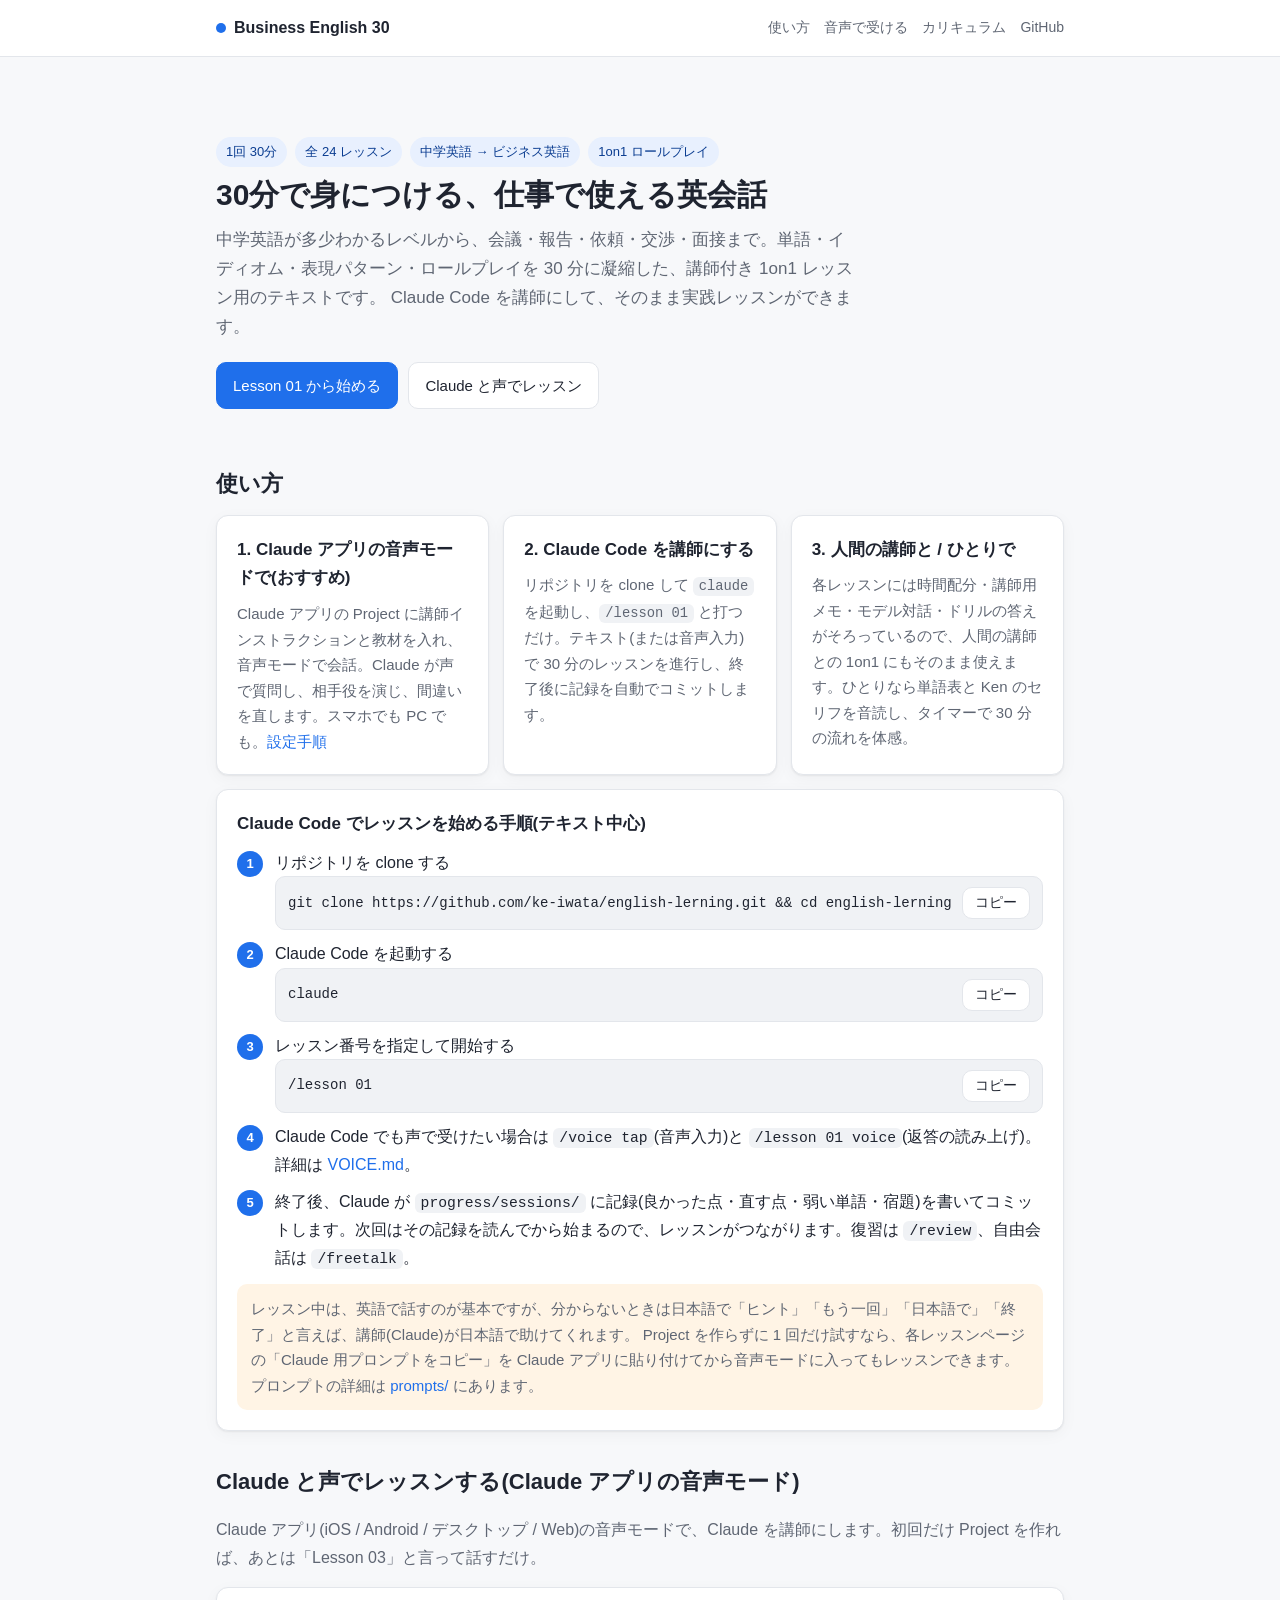
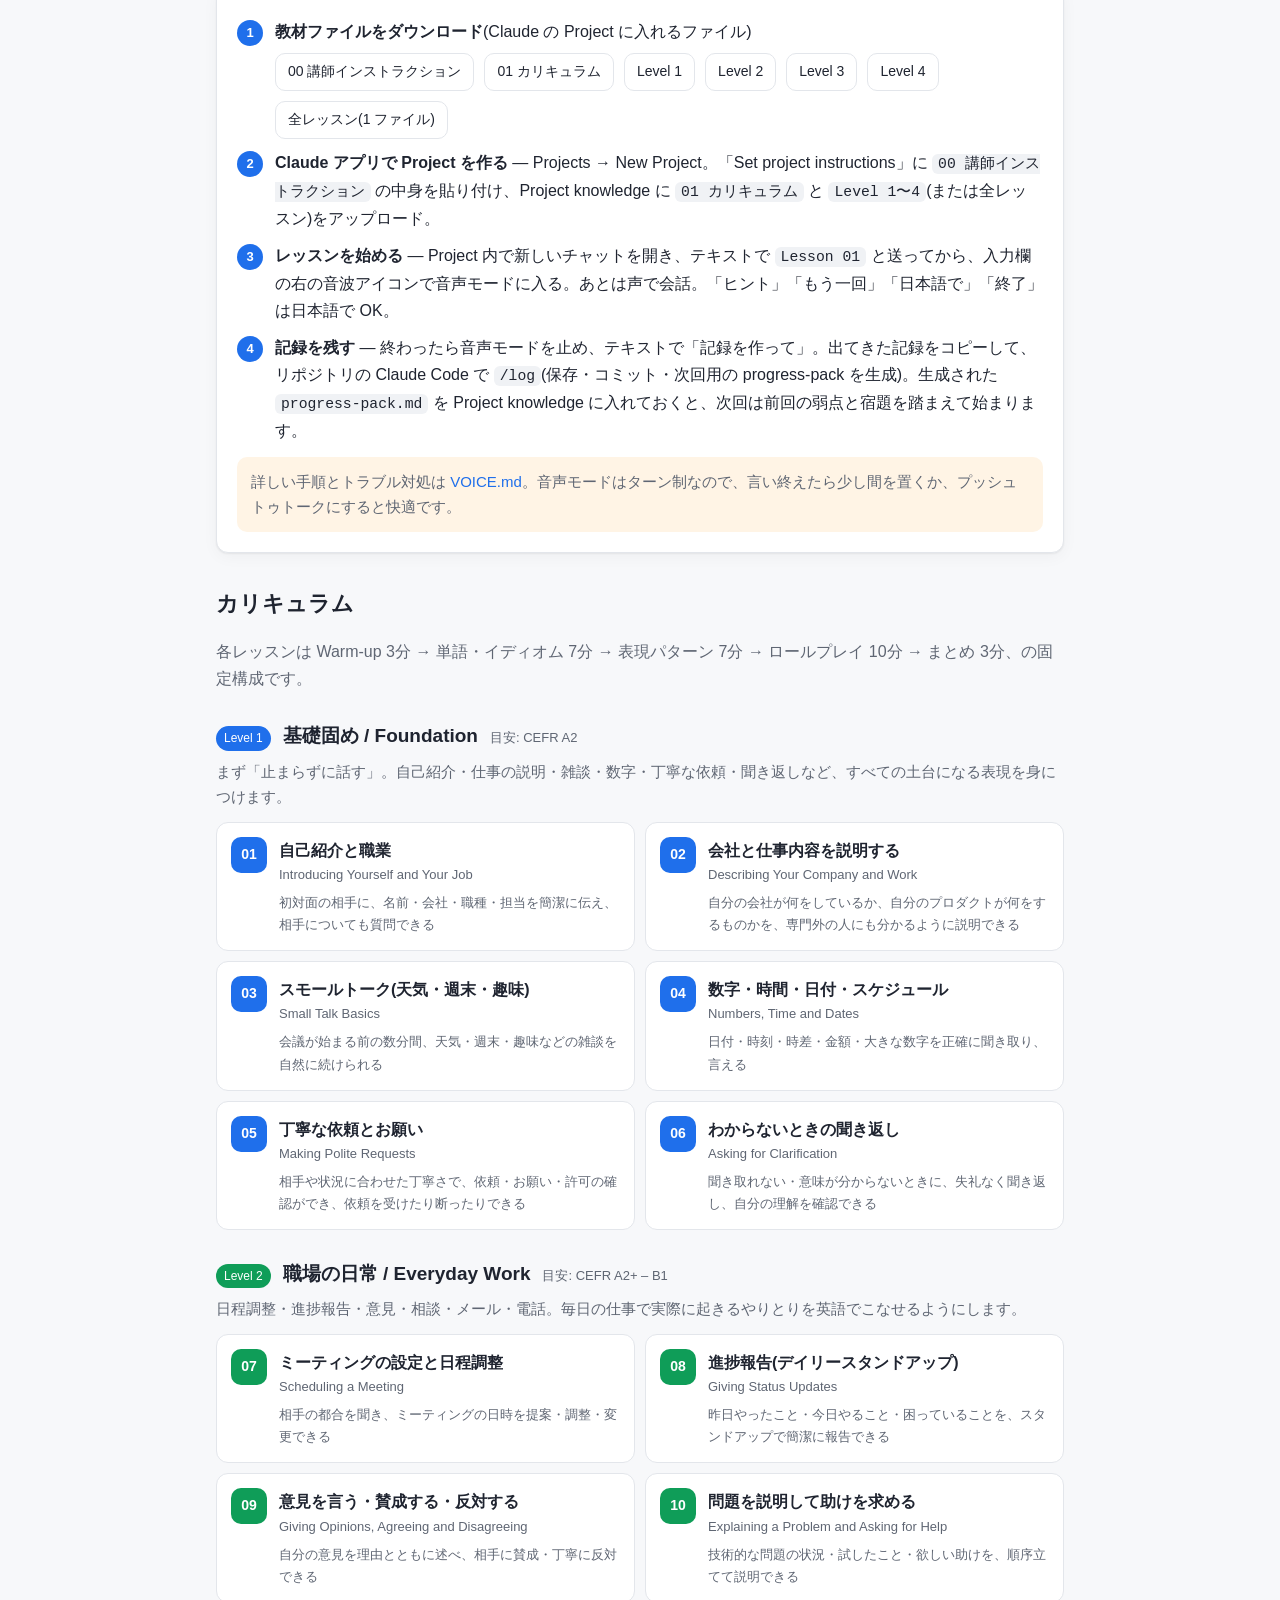
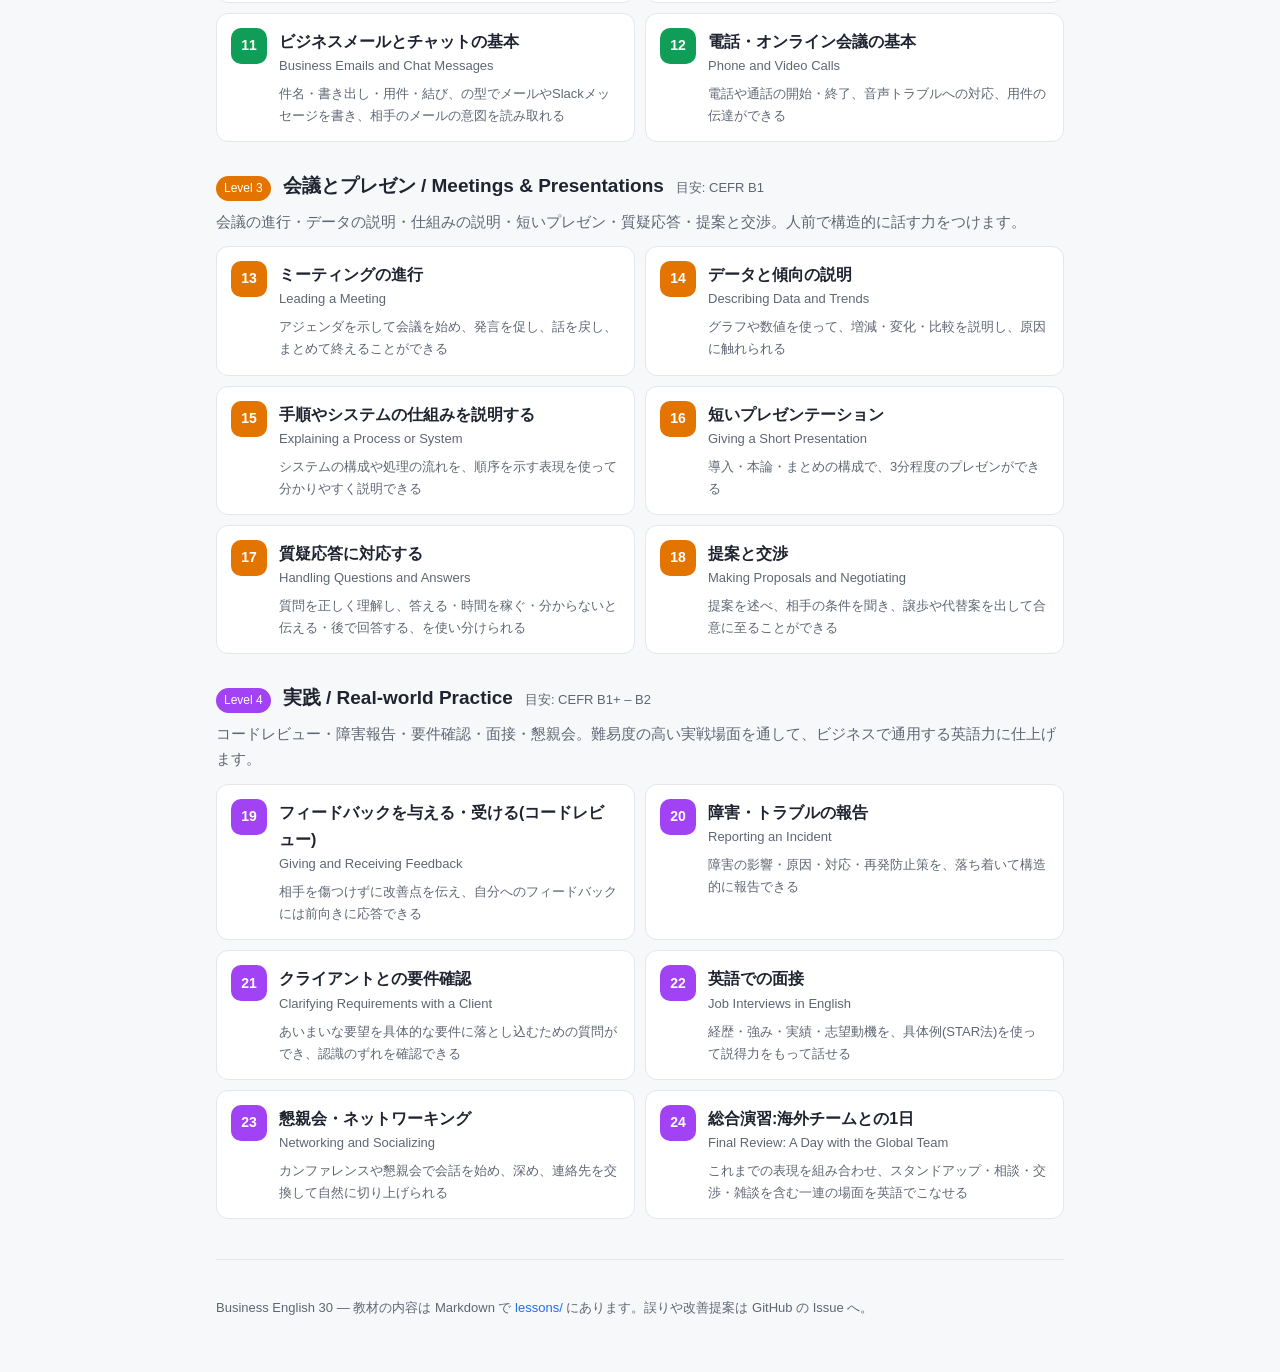
<file: index.html>
<!doctype html>
<html lang="ja">
<head>
  <meta charset="utf-8">
  <meta name="viewport" content="width=device-width, initial-scale=1">
  <title>Business English 30 — 30分で身につけるビジネス英会話</title>
  <meta name="description" content="中学英語レベルからビジネス英語へ。1回30分・全24レッスンの講師付き1on1レッスン教材。Claude Code の対話機能で実践レッスンができます。">
  <link rel="stylesheet" href="assets/style.css">
</head>
<body>
  <header class="site-header">
    <div class="container">
      <a class="brand" href="./"><span class="dot"></span>Business English 30</a>
      <nav class="nav">
        <a href="#how">使い方</a>
        <a href="#voice">音声で受ける</a>
        <a href="#curriculum">カリキュラム</a>
        <a href="https://github.com/ke-iwata/english-lerning" target="_blank" rel="noopener">GitHub</a>
      </nav>
    </div>
  </header>

  <main class="container">
    <section class="hero">
      <div class="badges">
        <span class="badge">1回 30分</span>
        <span class="badge">全 24 レッスン</span>
        <span class="badge">中学英語 → ビジネス英語</span>
        <span class="badge">1on1 ロールプレイ</span>
      </div>
      <h1>30分で身につける、仕事で使える英会話</h1>
      <p class="lead">
        中学英語が多少わかるレベルから、会議・報告・依頼・交渉・面接まで。単語・イディオム・表現パターン・ロールプレイを 30 分に凝縮した、講師付き 1on1 レッスン用のテキストです。
        Claude Code を講師にして、そのまま実践レッスンができます。
      </p>
      <div class="actions">
        <a class="btn primary" href="lesson.html?id=01">Lesson 01 から始める</a>
        <a class="btn" href="#voice">Claude と声でレッスン</a>
      </div>
    </section>

    <section id="progress-section" class="card" hidden>
      <h3 style="margin:0 0 8px">あなたの進捗</h3>
      <div class="progress-bar"><span id="progress-fill"></span></div>
      <p class="muted" style="margin-top:8px"><span id="progress-text"></span> ・ 進捗はこのブラウザにのみ保存されます</p>
    </section>

    <section id="how">
      <h2 class="section-title">使い方</h2>
      <div class="grid-3">
        <div class="card">
          <h3>1. Claude アプリの音声モードで(おすすめ)</h3>
          <p>Claude アプリの Project に講師インストラクションと教材を入れ、音声モードで会話。Claude が声で質問し、相手役を演じ、間違いを直します。スマホでも PC でも。<a href="#voice">設定手順</a></p>
        </div>
        <div class="card">
          <h3>2. Claude Code を講師にする</h3>
          <p>リポジトリを clone して <code>claude</code> を起動し、<code>/lesson 01</code> と打つだけ。テキスト(または音声入力)で 30 分のレッスンを進行し、終了後に記録を自動でコミットします。</p>
        </div>
        <div class="card">
          <h3>3. 人間の講師と / ひとりで</h3>
          <p>各レッスンには時間配分・講師用メモ・モデル対話・ドリルの答えがそろっているので、人間の講師との 1on1 にもそのまま使えます。ひとりなら単語表と Ken のセリフを音読し、タイマーで 30 分の流れを体感。</p>
        </div>
      </div>

      <div class="card" style="margin-top:14px">
        <h3>Claude Code でレッスンを始める手順(テキスト中心)</h3>
        <ol class="steps">
          <li>リポジトリを clone する
            <div class="copy-box"><span>git clone https://github.com/ke-iwata/english-lerning.git &amp;&amp; cd english-lerning</span><button class="btn small" data-copy>コピー</button></div>
          </li>
          <li>Claude Code を起動する
            <div class="copy-box"><span>claude</span><button class="btn small" data-copy>コピー</button></div>
          </li>
          <li>レッスン番号を指定して開始する
            <div class="copy-box"><span>/lesson 01</span><button class="btn small" data-copy>コピー</button></div>
          </li>
          <li>Claude Code でも声で受けたい場合は <code>/voice tap</code>(音声入力)と <code>/lesson 01 voice</code>(返答の読み上げ)。詳細は <a href="https://github.com/ke-iwata/english-lerning/blob/main/VOICE.md#別の方法-claude-code-で読み上げる" target="_blank" rel="noopener">VOICE.md</a>。</li>
          <li>終了後、Claude が <code>progress/sessions/</code> に記録(良かった点・直す点・弱い単語・宿題)を書いてコミットします。次回はその記録を読んでから始まるので、レッスンがつながります。復習は <code>/review</code>、自由会話は <code>/freetalk</code>。</li>
        </ol>
        <p class="notice" style="margin-top:12px">
          レッスン中は、英語で話すのが基本ですが、分からないときは日本語で「ヒント」「もう一回」「日本語で」「終了」と言えば、講師(Claude)が日本語で助けてくれます。
          Project を作らずに 1 回だけ試すなら、各レッスンページの「Claude 用プロンプトをコピー」を Claude アプリに貼り付けてから音声モードに入ってもレッスンできます。プロンプトの詳細は <a href="https://github.com/ke-iwata/english-lerning/tree/main/prompts" target="_blank" rel="noopener">prompts/</a> にあります。
        </p>
      </div>
    </section>

    <section id="voice">
      <h2 class="section-title">Claude と声でレッスンする(Claude アプリの音声モード)</h2>
      <p class="muted">Claude アプリ(iOS / Android / デスクトップ / Web)の音声モードで、Claude を講師にします。初回だけ Project を作れば、あとは「Lesson 03」と言って話すだけ。</p>
      <div class="card">
        <ol class="steps">
          <li><strong>教材ファイルをダウンロード</strong>(Claude の Project に入れるファイル)
            <div class="actions" style="margin-top:8px">
              <a class="btn small" href="dist/claude-project/00-project-instructions.md" download>00 講師インストラクション</a>
              <a class="btn small" href="dist/claude-project/01-curriculum.md" download>01 カリキュラム</a>
              <a class="btn small" href="dist/claude-project/level1-foundation.md" download>Level 1</a>
              <a class="btn small" href="dist/claude-project/level2-everyday-work.md" download>Level 2</a>
              <a class="btn small" href="dist/claude-project/level3-meetings.md" download>Level 3</a>
              <a class="btn small" href="dist/claude-project/level4-practice.md" download>Level 4</a>
              <a class="btn small" href="dist/claude-project/lessons-all.md" download>全レッスン(1 ファイル)</a>
            </div>
          </li>
          <li><strong>Claude アプリで Project を作る</strong> — Projects → New Project。「Set project instructions」に <code>00 講師インストラクション</code> の中身を貼り付け、Project knowledge に <code>01 カリキュラム</code> と <code>Level 1〜4</code>(または全レッスン)をアップロード。</li>
          <li><strong>レッスンを始める</strong> — Project 内で新しいチャットを開き、テキストで <code>Lesson 01</code> と送ってから、入力欄の右の音波アイコンで音声モードに入る。あとは声で会話。「ヒント」「もう一回」「日本語で」「終了」は日本語で OK。</li>
          <li><strong>記録を残す</strong> — 終わったら音声モードを止め、テキストで「記録を作って」。出てきた記録をコピーして、リポジトリの Claude Code で <code>/log</code>(保存・コミット・次回用の progress-pack を生成)。生成された <code>progress-pack.md</code> を Project knowledge に入れておくと、次回は前回の弱点と宿題を踏まえて始まります。</li>
        </ol>
        <p class="notice" style="margin-top:12px">詳しい手順とトラブル対処は <a href="https://github.com/ke-iwata/english-lerning/blob/main/VOICE.md" target="_blank" rel="noopener">VOICE.md</a>。音声モードはターン制なので、言い終えたら少し間を置くか、プッシュトゥトークにすると快適です。</p>
      </div>
    </section>

    <section id="curriculum">
      <h2 class="section-title">カリキュラム</h2>
      <p class="muted">各レッスンは Warm-up 3分 → 単語・イディオム 7分 → 表現パターン 7分 → ロールプレイ 10分 → まとめ 3分、の固定構成です。</p>
      <div id="levels"><p class="muted">読み込み中…</p></div>
    </section>

    <footer class="footer">
      <p>Business English 30 — 教材の内容は Markdown で <a href="https://github.com/ke-iwata/english-lerning/tree/main/lessons" target="_blank" rel="noopener">lessons/</a> にあります。誤りや改善提案は GitHub の Issue へ。</p>
    </footer>
  </main>

  <script src="assets/app.js"></script>
  <script>BE30.renderIndex();</script>
</body>
</html>
</file>
<file: assets/style.css>
:root {
  --bg: #f7f8fa;
  --surface: #ffffff;
  --text: #1f2430;
  --muted: #5f6673;
  --border: #e3e6eb;
  --accent: #1f6feb;
  --accent-soft: #e8f0fe;
  --accent-text: #0b3d91;
  --success: #1a7f37;
  --success-soft: #e6f4ea;
  --warn-soft: #fff4e5;
  --code-bg: #f0f2f5;
  --shadow: 0 1px 2px rgba(0, 0, 0, 0.06), 0 4px 16px rgba(0, 0, 0, 0.04);
  --radius: 12px;
  --level-1: #1f6feb;
  --level-2: #0f9d58;
  --level-3: #e37400;
  --level-4: #a142f4;
}

@media (prefers-color-scheme: dark) {
  :root:not([data-theme="light"]) {
    --bg: #0f1218;
    --surface: #171b23;
    --text: #e6e9ef;
    --muted: #9aa3b2;
    --border: #2a2f3a;
    --accent: #6ea8ff;
    --accent-soft: #1b2a44;
    --accent-text: #bcd3ff;
    --success: #4ccb6a;
    --success-soft: #16301d;
    --warn-soft: #3a2a12;
    --code-bg: #1f242e;
    --shadow: 0 1px 2px rgba(0, 0, 0, 0.4), 0 4px 16px rgba(0, 0, 0, 0.3);
  }
}
:root[data-theme="dark"] {
  --bg: #0f1218;
  --surface: #171b23;
  --text: #e6e9ef;
  --muted: #9aa3b2;
  --border: #2a2f3a;
  --accent: #6ea8ff;
  --accent-soft: #1b2a44;
  --accent-text: #bcd3ff;
  --success: #4ccb6a;
  --success-soft: #16301d;
  --warn-soft: #3a2a12;
  --code-bg: #1f242e;
  --shadow: 0 1px 2px rgba(0, 0, 0, 0.4), 0 4px 16px rgba(0, 0, 0, 0.3);
}

* { box-sizing: border-box; }

html { -webkit-text-size-adjust: 100%; }

body {
  margin: 0;
  background: var(--bg);
  color: var(--text);
  font-family: -apple-system, BlinkMacSystemFont, "Segoe UI", "Hiragino Sans", "Hiragino Kaku Gothic ProN", "Noto Sans JP", "Yu Gothic", Meiryo, Roboto, sans-serif;
  font-size: 16px;
  line-height: 1.7;
}

a { color: var(--accent); text-decoration: none; }
a:hover { text-decoration: underline; }

.container {
  max-width: 880px;
  margin: 0 auto;
  padding: 0 16px;
}

/* Header */
.site-header {
  border-bottom: 1px solid var(--border);
  background: var(--surface);
  position: sticky;
  top: 0;
  z-index: 10;
}
.site-header .container {
  display: flex;
  align-items: center;
  justify-content: space-between;
  gap: 12px;
  height: 56px;
}
.brand {
  font-weight: 700;
  color: var(--text);
  display: flex;
  align-items: center;
  gap: 8px;
}
.brand:hover { text-decoration: none; }
.brand .dot {
  width: 10px; height: 10px; border-radius: 50%;
  background: var(--accent);
  display: inline-block;
}
.nav { display: flex; gap: 14px; font-size: 14px; }
.nav a { color: var(--muted); }

/* Hero */
.hero { padding: 48px 0 24px; }
.hero h1 { font-size: 30px; line-height: 1.3; margin: 0 0 12px; }
.hero p.lead { font-size: 17px; color: var(--muted); margin: 0 0 20px; max-width: 640px; }
.badges { display: flex; flex-wrap: wrap; gap: 8px; margin-bottom: 8px; }
.badge {
  font-size: 13px;
  padding: 4px 10px;
  border-radius: 999px;
  background: var(--accent-soft);
  color: var(--accent-text);
}

.actions { display: flex; flex-wrap: wrap; gap: 10px; }
.btn {
  display: inline-flex;
  align-items: center;
  gap: 6px;
  padding: 10px 16px;
  border-radius: 10px;
  border: 1px solid var(--border);
  background: var(--surface);
  color: var(--text);
  font-size: 15px;
  cursor: pointer;
  font-family: inherit;
}
.btn:hover { text-decoration: none; border-color: var(--accent); }
.btn.primary { background: var(--accent); border-color: var(--accent); color: #fff; }
.btn.primary:hover { filter: brightness(1.05); }
.btn.small { padding: 6px 12px; font-size: 14px; }

/* Sections */
section { margin: 32px 0; }
h2.section-title { font-size: 22px; margin: 0 0 12px; }
.card {
  background: var(--surface);
  border: 1px solid var(--border);
  border-radius: var(--radius);
  padding: 20px;
  box-shadow: var(--shadow);
}
.grid-3 { display: grid; grid-template-columns: repeat(3, 1fr); gap: 14px; }
@media (max-width: 720px) { .grid-3 { grid-template-columns: 1fr; } }
.card h3 { margin: 0 0 8px; font-size: 17px; }
.card p { margin: 0; color: var(--muted); font-size: 15px; }

.progress-bar {
  height: 10px; border-radius: 999px; background: var(--border); overflow: hidden;
}
.progress-bar > span { display: block; height: 100%; background: var(--success); width: 0; transition: width .3s; }

/* Level + lesson list */
.level {
  margin: 28px 0;
}
.level-head {
  display: flex; align-items: baseline; gap: 12px; flex-wrap: wrap;
  margin-bottom: 6px;
}
.level-head h3 { margin: 0; font-size: 19px; }
.level-head .cefr { font-size: 13px; color: var(--muted); }
.level-desc { color: var(--muted); font-size: 15px; margin: 0 0 12px; }
.lesson-list { display: grid; grid-template-columns: 1fr 1fr; gap: 10px; }
@media (max-width: 720px) { .lesson-list { grid-template-columns: 1fr; } }
.lesson-card {
  display: flex; gap: 12px; align-items: flex-start;
  background: var(--surface);
  border: 1px solid var(--border);
  border-radius: var(--radius);
  padding: 14px;
  color: var(--text);
  transition: border-color .15s, transform .15s;
}
.lesson-card:hover { text-decoration: none; border-color: var(--accent); transform: translateY(-1px); }
.lesson-card .num {
  flex: 0 0 auto;
  width: 36px; height: 36px; border-radius: 10px;
  display: flex; align-items: center; justify-content: center;
  font-weight: 700; font-size: 14px; color: #fff;
}
.lesson-card.l1 .num { background: var(--level-1); }
.lesson-card.l2 .num { background: var(--level-2); }
.lesson-card.l3 .num { background: var(--level-3); }
.lesson-card.l4 .num { background: var(--level-4); }
.lesson-card .meta { min-width: 0; }
.lesson-card .title { font-weight: 600; margin: 0; }
.lesson-card .title-en { color: var(--muted); font-size: 13px; margin: 0; }
.lesson-card .cando { color: var(--muted); font-size: 13px; margin: 6px 0 0; }
.lesson-card.done { border-color: var(--success); }
.lesson-card.done .num { background: var(--success); }
.lesson-card .check { margin-left: auto; color: var(--success); font-size: 18px; }

/* Code */
code, pre {
  font-family: ui-monospace, SFMono-Regular, Menlo, Consolas, "Liberation Mono", monospace;
  font-size: 0.92em;
}
code { background: var(--code-bg); padding: 2px 6px; border-radius: 6px; }
pre {
  background: var(--code-bg);
  padding: 12px 14px;
  border-radius: 10px;
  overflow-x: auto;
  border: 1px solid var(--border);
}
pre code { background: none; padding: 0; }

.copy-box {
  display: flex; align-items: center; gap: 10px;
  background: var(--code-bg);
  border: 1px solid var(--border);
  border-radius: 10px;
  padding: 10px 12px;
  font-family: ui-monospace, SFMono-Regular, Menlo, Consolas, monospace;
  font-size: 14px;
}
.copy-box span { flex: 1; overflow-x: auto; white-space: nowrap; }
.copy-box button { flex: 0 0 auto; }

/* Lesson page */
.lesson-top {
  display: flex; justify-content: space-between; align-items: center; gap: 12px; flex-wrap: wrap;
  margin: 20px 0 8px;
  font-size: 14px; color: var(--muted);
}
.lesson-toolbar {
  display: flex; gap: 10px; flex-wrap: wrap; align-items: center;
  margin: 12px 0 20px;
}
.timer {
  display: flex; align-items: center; gap: 10px; flex-wrap: wrap;
  background: var(--surface);
  border: 1px solid var(--border);
  border-radius: 10px;
  padding: 8px 12px;
  font-size: 14px;
}
.timer .time { font-variant-numeric: tabular-nums; font-weight: 700; font-size: 18px; min-width: 64px; }
.timer .phase { color: var(--muted); }
.timer .phase strong { color: var(--text); }
.timer.over .time { color: #d93025; }

.lesson-nav {
  display: flex; justify-content: space-between; gap: 12px; margin: 36px 0 48px;
}
.lesson-nav a { flex: 1; }
.lesson-nav a.disabled { visibility: hidden; }

.content { background: var(--surface); border: 1px solid var(--border); border-radius: var(--radius); padding: 28px; box-shadow: var(--shadow); }
@media (max-width: 720px) { .content { padding: 18px 16px; } }

.content h1 { font-size: 26px; line-height: 1.3; margin: 0 0 4px; }
.content h1 + h2 { font-size: 18px; color: var(--muted); font-weight: 500; margin: 0 0 18px; border: 0; padding: 0; }
.content h2 {
  font-size: 21px;
  margin: 36px 0 12px;
  padding-top: 18px;
  border-top: 1px solid var(--border);
}
.content h3 { font-size: 17px; margin: 22px 0 8px; }
.content blockquote {
  margin: 0 0 16px;
  padding: 10px 16px;
  background: var(--accent-soft);
  color: var(--accent-text);
  border-left: 4px solid var(--accent);
  border-radius: 6px;
}
.content blockquote p { margin: 4px 0; }
.content table { border-collapse: collapse; width: 100%; margin: 10px 0 16px; font-size: 15px; display: block; overflow-x: auto; }
.content thead th { text-align: left; background: var(--code-bg); }
.content th, .content td { border: 1px solid var(--border); padding: 8px 10px; vertical-align: top; }
.content details {
  background: var(--code-bg);
  border: 1px solid var(--border);
  border-radius: 10px;
  padding: 8px 14px;
  margin: 10px 0 16px;
}
.content details summary { cursor: pointer; font-weight: 600; }
.content details[open] summary { margin-bottom: 8px; }
.content ul, .content ol { padding-left: 1.4em; }
.content li { margin: 3px 0; }
.content input[type="checkbox"] { margin-right: 6px; }
.content strong { font-weight: 700; }
.content p { margin: 8px 0; }

.tag-level { font-size: 12px; padding: 2px 8px; border-radius: 999px; color: #fff; }
.tag-level.l1 { background: var(--level-1); }
.tag-level.l2 { background: var(--level-2); }
.tag-level.l3 { background: var(--level-3); }
.tag-level.l4 { background: var(--level-4); }

.done-toggle.active { background: var(--success-soft); border-color: var(--success); color: var(--success); }

.notice { background: var(--warn-soft); border-radius: 10px; padding: 12px 14px; font-size: 14px; }

.steps { counter-reset: step; list-style: none; padding: 0; margin: 0; }
.steps li { position: relative; padding-left: 38px; margin: 10px 0; }
.steps li::before {
  counter-increment: step;
  content: counter(step);
  position: absolute; left: 0; top: 2px;
  width: 26px; height: 26px; border-radius: 50%;
  background: var(--accent); color: #fff; font-weight: 700; font-size: 13px;
  display: flex; align-items: center; justify-content: center;
}

.footer { color: var(--muted); font-size: 13px; padding: 24px 0 40px; border-top: 1px solid var(--border); margin-top: 40px; }

.muted { color: var(--muted); }
.error { color: #d93025; }
</file>
